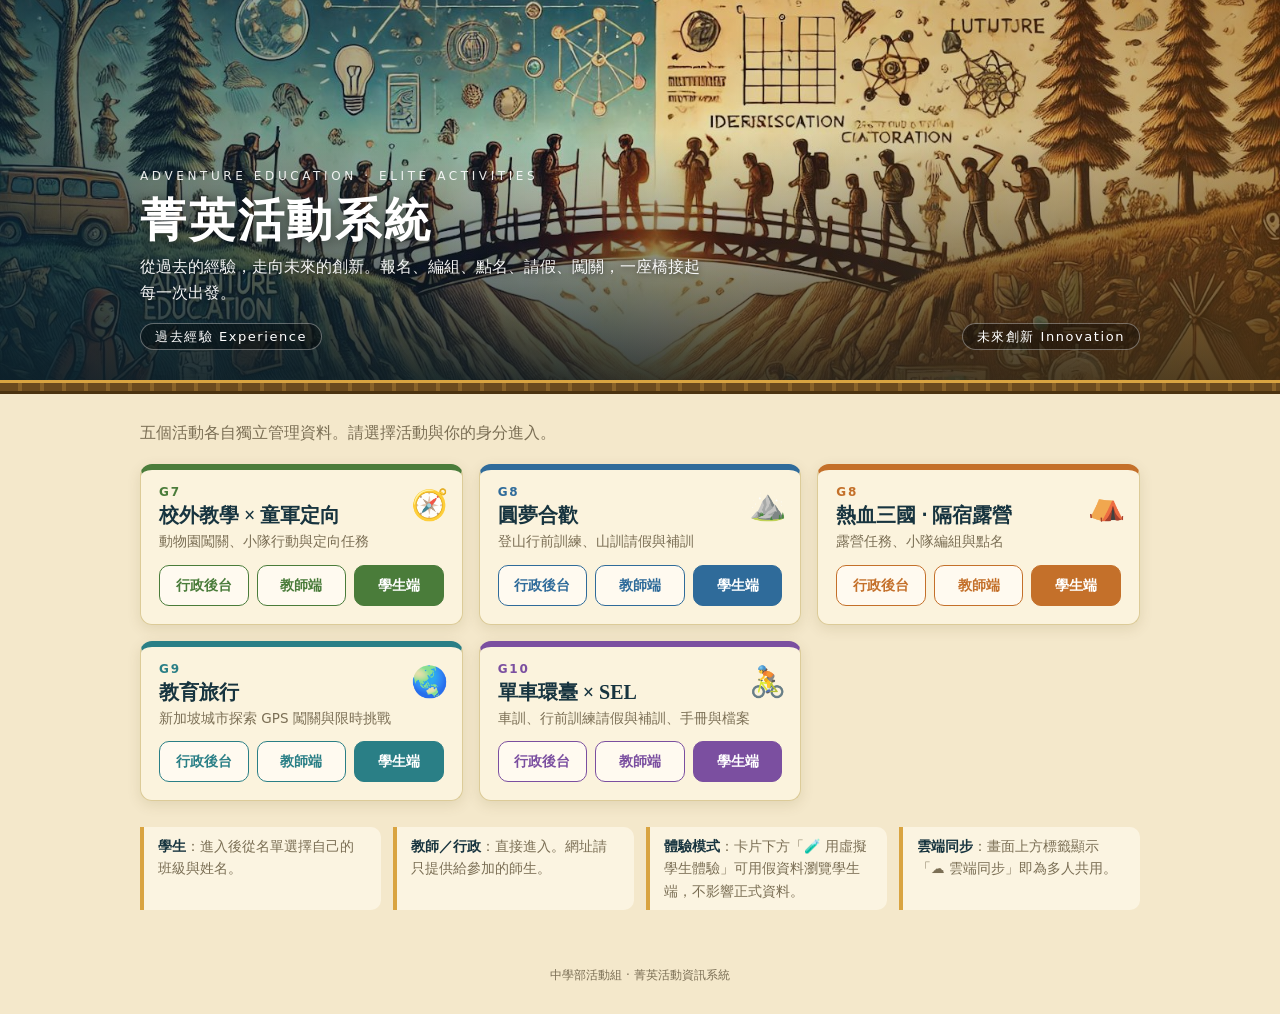
<file: index.html>
<!DOCTYPE html>
<html lang="zh-Hant"><head><meta charset="utf-8"><meta name="viewport" content="width=device-width,initial-scale=1"><title>菁英活動系統｜從過去經驗到未來創新</title>
<style>
:root{--night:#17343f;--teal:#2a6f78;--amber:#d9a441;--paper:#f4e8cb;--paper2:#fbf3dd;--ink:#2a2418;--mut:#7b6f55;--line:#dccb98;color-scheme:light}
*{box-sizing:border-box}
body{margin:0;background:var(--paper);color:var(--ink);font:16px/1.65 "Noto Sans TC","PingFang TC","Microsoft JhengHei",system-ui,sans-serif}
.hero{position:relative;min-height:380px;display:flex;align-items:flex-end;background:url(img/home.jpg) center 42%/cover;color:#fff}
.hero::before{content:"";position:absolute;inset:0;background:linear-gradient(90deg,rgba(12,36,48,.62),rgba(12,36,48,.15) 45%,rgba(120,70,10,.15) 55%,rgba(120,70,10,.5)),linear-gradient(0deg,rgba(15,25,30,.85),rgba(15,25,30,0) 65%)}
.hero .in{position:relative;width:100%;max-width:1040px;margin:0 auto;padding:28px 20px 30px}
.hero small{letter-spacing:.3em;font-size:12px;opacity:.9;text-transform:uppercase}
.hero h1{margin:4px 0 6px;font:700 clamp(28px,5vw,46px)/1.2 "Noto Serif TC","Songti TC","PMingLiU",serif;letter-spacing:.06em;text-shadow:0 2px 12px rgba(0,0,0,.55)}
.hero p{margin:0;max-width:560px;opacity:.95;text-shadow:0 1px 6px rgba(0,0,0,.6)}
.era{display:flex;justify-content:space-between;gap:12px;margin-top:16px;font-size:13px;letter-spacing:.12em}
.era span{background:rgba(0,0,0,.35);border:1px solid rgba(255,255,255,.35);border-radius:99px;padding:2px 14px}
.bridge{height:14px;background:repeating-linear-gradient(90deg,#6b4a1e 0 18px,#8a6329 18px 22px);border-top:3px solid var(--amber);border-bottom:3px solid #4a3210}
.wrap{max-width:1040px;margin:0 auto;padding:26px 20px 56px}
.lead{color:var(--mut);margin:0 0 18px}
.grid{display:grid;grid-template-columns:repeat(auto-fill,minmax(310px,1fr));gap:16px}
.card{position:relative;background:var(--paper2);border:1px solid var(--line);border-top:6px solid var(--c);border-radius:12px;padding:16px 18px 18px;box-shadow:0 4px 14px rgba(90,70,20,.12)}
.card .ic{position:absolute;top:10px;right:14px;font-size:30px;opacity:.9}
.card .gl{font:700 12px/1 system-ui;letter-spacing:.15em;color:var(--c)}
.card h2{margin:4px 0 2px;font:700 20px/1.3 "Noto Serif TC","Songti TC",serif;color:var(--night)}
.card p{margin:0 0 12px;color:var(--mut);font-size:13.5px}
.roles{display:grid;grid-template-columns:repeat(3,1fr);gap:8px}
.roles a{display:block;text-align:center;text-decoration:none;font-size:14px;padding:8px 4px;border-radius:10px;border:1px solid var(--c);color:var(--c);background:#fffaf0;font-weight:600;transition:.15s}
.roles a:hover,.roles a:focus-visible{background:var(--c);color:#fff;transform:translateY(-1px);outline:none}
.roles a.stu{background:var(--c);color:#fff}
.roles a.stu:hover{filter:brightness(1.1)}
.demo{display:block;margin-top:8px;text-align:center;font-size:12.5px;color:var(--mut);text-decoration:none}.demo:hover{color:var(--c);text-decoration:underline}
.foot{margin-top:26px;display:grid;grid-template-columns:repeat(auto-fit,minmax(240px,1fr));gap:12px}
.foot div{border-left:4px solid var(--amber);background:rgba(255,250,235,.7);padding:8px 14px;border-radius:0 10px 10px 0;font-size:13.5px;color:var(--mut)}
.foot b{color:var(--night)}
footer{text-align:center;color:var(--mut);font-size:12px;padding:0 20px 28px}
@media(max-width:520px){.hero{min-height:320px}.era{font-size:11px}}
</style></head>
<body>
<header class="hero"><div class="in">
  <small>Adventure Education · Elite Activities</small>
  <h1>菁英活動系統</h1>
  <p>從過去的經驗，走向未來的創新。報名、編組、點名、請假、闖關，一座橋接起每一次出發。</p>
  <div class="era"><span>過去經驗 Experience</span><span>未來創新 Innovation</span></div>
</div></header>
<div class="bridge"></div>
<main class="wrap">
  <p class="lead">五個活動各自獨立管理資料。請選擇活動與你的身分進入。</p>
  <div class="grid">
    <section class="card" style="--c:#4a7c3a"><span class="ic">🧭</span><div class="gl">G7</div><h2>校外教學 × 童軍定向</h2><p>動物園闖關、小隊行動與定向任務</p>
      <div class="roles"><a href="https://g7fieldtrip.web.app/admin.html" target="_blank" rel="noopener">行政後台</a><a href="https://g7fieldtrip.web.app/teacher.html" target="_blank" rel="noopener">教師端</a><a class="stu" href="https://g7fieldtrip.web.app/" target="_blank" rel="noopener">學生端</a></div></section>
    <section class="card" style="--c:#2f6b9a"><span class="ic">⛰️</span><div class="gl">G8</div><h2>圓夢合歡</h2><p>登山行前訓練、山訓請假與補訓</p>
      <div class="roles"><a href="https://hiking-training.web.app/" target="_blank" rel="noopener">行政後台</a><a href="https://hiking-training.web.app/" target="_blank" rel="noopener">教師端</a><a class="stu" href="https://hiking-training.web.app/" target="_blank" rel="noopener">學生端</a></div></section>
    <section class="card" style="--c:#c4702a"><span class="ic">⛺</span><div class="gl">G8</div><h2>熱血三國 ‧ 隔宿露營</h2><p>露營任務、小隊編組與點名</p>
      <div class="roles"><a href="https://three-kingdoms-kcislk.web.app/index.html" target="_blank" rel="noopener">行政後台</a><a href="https://three-kingdoms-kcislk.web.app/index.html" target="_blank" rel="noopener">教師端</a><a class="stu" href="https://three-kingdoms-kcislk.web.app/index.html" target="_blank" rel="noopener">學生端</a></div></section>
    <section class="card" style="--c:#2a7f86"><span class="ic">🌏</span><div class="gl">G9</div><h2>教育旅行</h2><p>新加坡城市探索 GPS 闖關與限時挑戰</p>
      <div class="roles"><a href="g9/admin.html">行政後台</a><a href="g9/teacher.html">教師端</a><a class="stu" href="g9/student.html">學生端</a></div></section>
    <section class="card" style="--c:#7b4fa0"><span class="ic">🚴</span><div class="gl">G10</div><h2>單車環臺 × SEL</h2><p>車訓、行前訓練請假與補訓、手冊與檔案</p>
      <div class="roles"><a href="g10/admin.html">行政後台</a><a href="g10/teacher.html">教師端</a><a class="stu" href="g10/student.html">學生端</a></div></section>
  </div>
  <div class="foot">
    <div><b>學生</b>：進入後從名單選擇自己的班級與姓名。</div>
    <div><b>教師／行政</b>：直接進入。網址請只提供給參加的師生。</div>
    <div><b>體驗模式</b>：卡片下方「🧪 用虛擬學生體驗」可用假資料瀏覽學生端，不影響正式資料。</div>
    <div><b>雲端同步</b>：畫面上方標籤顯示「☁️ 雲端同步」即為多人共用。</div>
  </div>
</main>
<footer>中學部活動組 ‧ 菁英活動資訊系統</footer>
</body></html>
</file>
